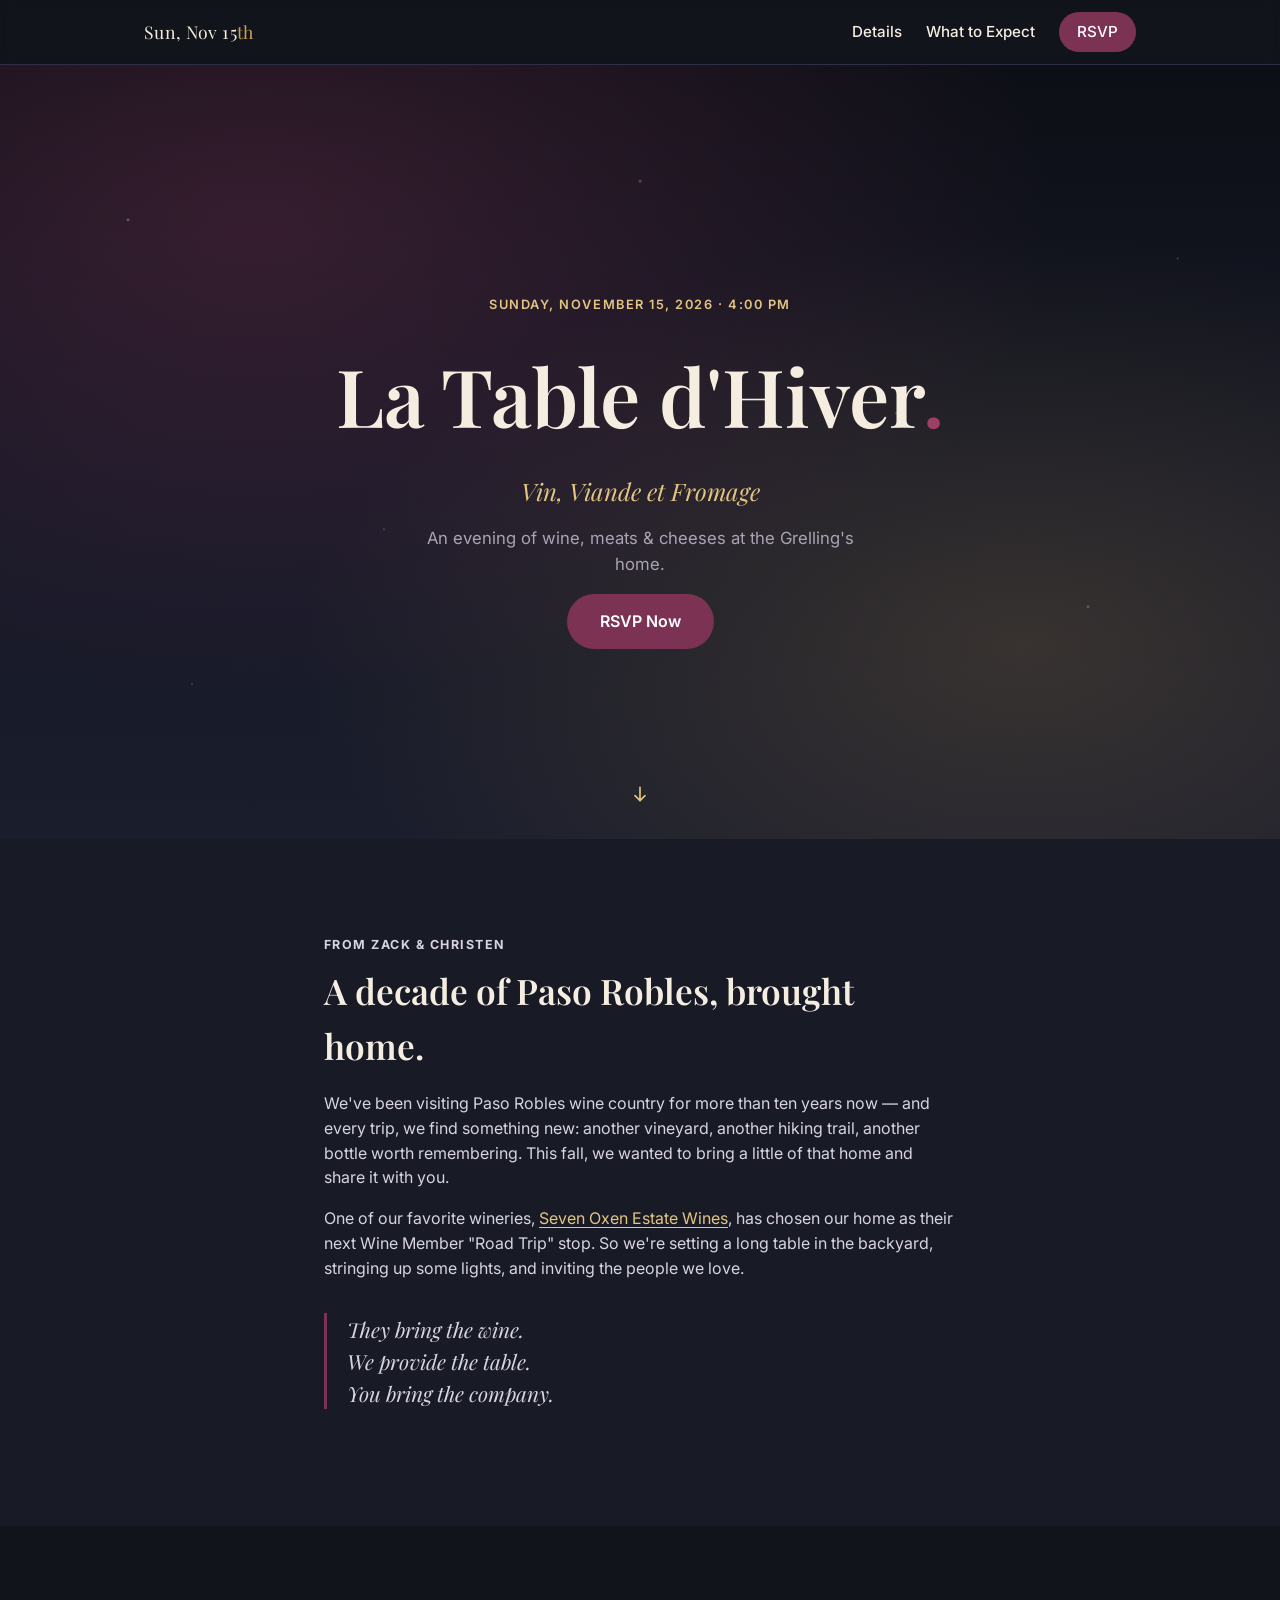
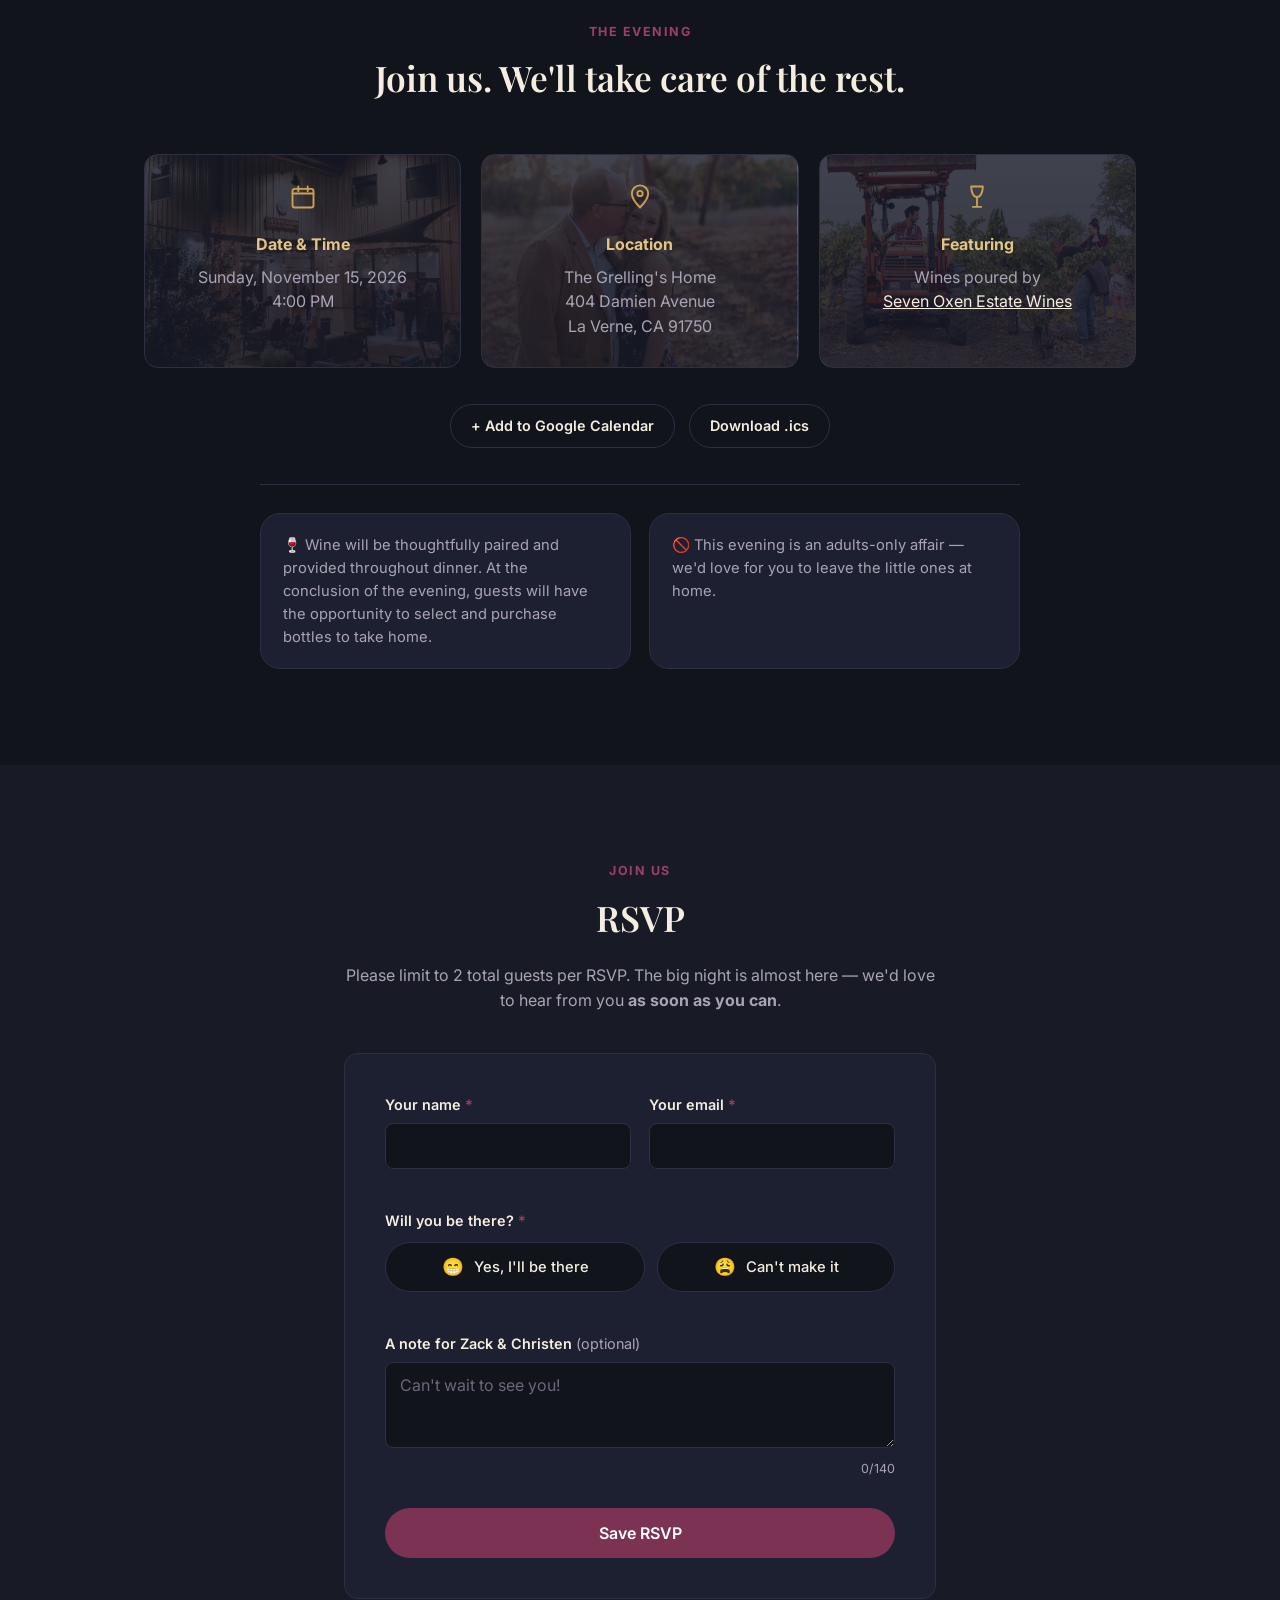
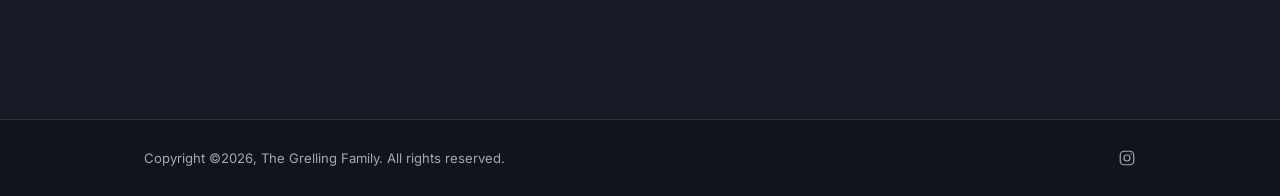
<file: index.html>
<!doctype html>
<html lang="en">
<head>
<meta charset="UTF-8" />
<meta name="viewport" content="width=device-width, initial-scale=1" />
<title>La Table d'Hiver — Sunday, November 15</title>
<meta name="description" content="You're invited to La Table d'Hiver — an evening of wine, meats & cheeses with Zack &amp; Christen. Sunday, November 15, 2026 at 4:00 PM. RSVP below." />

<!-- Open Graph (controls the preview card shown when this link is shared, e.g. in Messages) -->
<meta property="og:title" content="La Table d'Hiver — Vin, Viande et Fromage" />
<meta property="og:description" content="Join us for an evening of wine, meats & cheeses. Sunday, November 15, 2026 at 4:00 PM." />
<meta property="og:type" content="website" />
<meta property="og:url" content="https://www.zackgrelling.com/" />
<meta property="og:image" content="https://zackgrelling.github.io/winter-table-rsvp/images/og-image.jpg" />
<meta property="og:image:width" content="1200" />
<meta property="og:image:height" content="630" />
<meta property="og:image:alt" content="La Table d'Hiver — Sun, Nov. 15 at 4:00 PM" />
<meta name="twitter:card" content="summary_large_image" />
<meta name="twitter:image" content="https://zackgrelling.github.io/winter-table-rsvp/images/og-image.jpg" />

<link rel="icon" href="data:,">
<link rel="preconnect" href="https://fonts.googleapis.com">
<link rel="preconnect" href="https://fonts.gstatic.com" crossorigin>
<link href="https://fonts.googleapis.com/css2?family=Playfair+Display:ital,wght@0,500;0,600;0,700;1,500&family=Inter:wght@400;500;600;700&display=swap" rel="stylesheet">
<link rel="stylesheet" href="styles.css">
</head>
<body>

<a class="skip-link" href="#main">Skip to content</a>

<header class="site-header">
  <div class="wrap header-row">
    <a class="brand" href="#top">Sun, Nov 15<span class="brand-dot">th</span></a>
    <nav aria-label="Primary">
      <a href="#details">Details</a>
      <a href="what-to-expect.html">What to Expect</a>
      <a href="#rsvp" class="nav-cta">RSVP</a>
    </nav>
  </div>
</header>

<main id="main">

  <section id="top" class="hero">
    <div class="hero-bg" aria-hidden="true">
      <div class="twinkle" aria-hidden="true"></div>
    </div>
    <div class="wrap hero-content">
      <p class="eyebrow">Sunday, November 15, 2026 · 4:00 PM</p>
      <h1>La Table d'Hiver<span class="period">.</span></h1>
      <p class="hero-sub">Vin, Viande et Fromage</p>
      <p class="hero-tagline">An evening of wine, meats &amp; cheeses at the Grelling's home.</p>
      <a href="#rsvp" class="btn btn-primary btn-lg">RSVP Now</a>
    </div>
    <a href="#story" class="scroll-cue" aria-label="Scroll to learn more">
      <svg width="20" height="20" viewBox="0 0 24 24" fill="none" aria-hidden="true"><path d="M12 4v16m0 0l-6-6m6 6l6-6" stroke="currentColor" stroke-width="2" stroke-linecap="round" stroke-linejoin="round"/></svg>
    </a>
  </section>

  <section id="story" class="story">
    <div class="wrap story-grid">
      <div class="story-copy">
        <p class="kicker">From Zack &amp; Christen</p>
        <h2>A decade of Paso Robles, brought home.</h2>
        <p>We've been visiting Paso Robles wine country for more than ten years now — and every trip, we find something new: another vineyard, another hiking trail, another bottle worth remembering. This fall, we wanted to bring a little of that home and share it with you.</p>
        <p>One of our favorite wineries, <a href="https://www.sevenoxen.com/about-us/" target="_blank" rel="noopener noreferrer">Seven Oxen Estate Wines</a>, has chosen our home as their next Wine Member "Road Trip" stop. So we're setting a long table in the backyard, stringing up some lights, and inviting the people we love.</p>
        <p class="pullquote">They bring the wine.<br>We provide the table.<br>You bring the company.</p>
      </div>
    </div>
  </section>

  <section id="details" class="details">
    <div class="wrap">
      <p class="kicker center">The Evening</p>
      <h2 class="center">Join us. We'll take care of the rest.</h2>

      <div class="details-cards">
        <div class="detail-card detail-card--date">
          <svg class="detail-icon" viewBox="0 0 24 24" fill="none" aria-hidden="true"><rect x="3" y="5" width="18" height="16" rx="2" stroke="currentColor" stroke-width="1.6"/><path d="M3 9h18M8 3v4M16 3v4" stroke="currentColor" stroke-width="1.6" stroke-linecap="round"/></svg>
          <h3>Date &amp; Time</h3>
          <p>Sunday, November 15, 2026<br>4:00 PM</p>
        </div>
        <div class="detail-card detail-card--location">
          <svg class="detail-icon" viewBox="0 0 24 24" fill="none" aria-hidden="true"><path d="M12 21s7-7.1 7-12a7 7 0 10-14 0c0 4.9 7 12 7 12z" stroke="currentColor" stroke-width="1.6"/><circle cx="12" cy="9" r="2.3" stroke="currentColor" stroke-width="1.6"/></svg>
          <h3>Location</h3>
          <p>The Grelling's Home<br>404 Damien Avenue<br>La Verne, CA 91750</p>
        </div>
        <div class="detail-card detail-card--featuring">
          <svg class="detail-icon" viewBox="0 0 24 24" fill="none" aria-hidden="true"><path d="M7 3h10c0 5-2 9-5 9s-5-4-5-9z" stroke="currentColor" stroke-width="1.6" stroke-linejoin="round"/><path d="M12 12v7" stroke="currentColor" stroke-width="1.6" stroke-linecap="round"/><path d="M8.5 20.5h7" stroke="currentColor" stroke-width="1.6" stroke-linecap="round"/></svg>
          <h3>Featuring</h3>
          <p>Wines poured by<br><a href="https://www.sevenoxen.com/about-us/" target="_blank" rel="noopener noreferrer">Seven Oxen Estate Wines</a></p>
        </div>
      </div>

      <div class="calendar-row">
        <a id="gcal-link" class="btn btn-ghost" target="_blank" rel="noopener noreferrer">+ Add to Google Calendar</a>
        <a id="ics-link" class="btn btn-ghost" download="la-table-dhiver.ics">Download .ics</a>
      </div>

      <div class="event-notes">
        <div class="note-bubble">
          <p>🍷 Wine will be thoughtfully paired and provided throughout dinner. At the conclusion of the evening, guests will have the opportunity to select and purchase bottles to take home.</p>
        </div>
        <div class="note-bubble">
          <p>🚫 This evening is an adults-only affair — we'd love for you to leave the little ones at home.</p>
        </div>
      </div>
    </div>
  </section>

  <section id="rsvp" class="rsvp">
    <div class="wrap rsvp-wrap">
      <p class="kicker center">Join Us</p>
      <h2 class="center">RSVP</h2>
      <p class="rsvp-intro center">Please limit to 2 total guests per RSVP. The big night is almost here — we'd love to hear from you <strong>as soon as you can</strong>.</p>

      <div class="rsvp-card">

        <form id="rsvp-form" novalidate>
          <div class="field-row">
            <div class="field">
              <label for="name">Your name <span class="req">*</span></label>
              <input type="text" id="name" name="name" autocomplete="name" required>
              <p class="field-error" id="err-name" role="alert"></p>
            </div>
            <div class="field">
              <label for="email">Your email <span class="req">*</span></label>
              <input type="email" id="email" name="email" autocomplete="email" required>
              <p class="field-error" id="err-email" role="alert"></p>
            </div>
          </div>

          <fieldset class="field attending-field">
            <legend>Will you be there? <span class="req">*</span></legend>
            <div class="attend-options">
              <label class="attend-option">
                <input type="radio" name="attending" value="yes" required>
                <span class="attend-face" aria-hidden="true">😁</span>
                <span>Yes, I'll be there</span>
              </label>
              <label class="attend-option">
                <input type="radio" name="attending" value="no" required>
                <span class="attend-face" aria-hidden="true">😩</span>
                <span>Can't make it</span>
              </label>
            </div>
            <p class="field-error" id="err-attending" role="alert"></p>
          </fieldset>

          <div class="field-row attending-only" hidden>
            <div class="field">
              <label for="guests">Total guests (incl. you)</label>
              <select id="guests" name="guests">
                <option value="1">Just me — 1</option>
                <option value="2" selected>Me + 1 guest — 2</option>
              </select>
            </div>
            <div class="field">
              <label for="dietary">Dietary restrictions or allergies</label>
              <input type="text" id="dietary" name="dietary" placeholder="e.g. vegetarian, nut allergy — optional">
            </div>
          </div>

          <div class="field" id="plus-one-row" hidden>
            <label for="guestName">Your plus-one's name <span class="optional">(optional)</span></label>
            <input type="text" id="guestName" name="guestName" placeholder="Who's joining you?" autocomplete="off">
          </div>

          <div class="field">
            <label for="note">A note for Zack &amp; Christen <span class="optional">(optional)</span></label>
            <textarea id="note" name="note" maxlength="140" rows="3" placeholder="Can't wait to see you!"></textarea>
            <p class="char-count"><span id="note-count">0</span>/140</p>
          </div>

          <!-- Honeypot: left blank by humans, filled by bots -->
          <div class="hp-field" aria-hidden="true">
            <label for="org_website">Leave this field blank</label>
            <input type="text" id="org_website" name="org_website" tabindex="-1" autocomplete="off">
          </div>

          <p class="form-error" id="form-error" role="alert" hidden></p>

          <button type="submit" class="btn btn-primary btn-lg btn-submit">
            <span class="btn-label">Save RSVP</span>
            <span class="btn-spinner" aria-hidden="true"></span>
          </button>
        </form>

        <div id="rsvp-confirmation" class="rsvp-confirmation" hidden tabindex="-1">
          <div class="confirm-icon" aria-hidden="true">✓</div>
          <h3 id="confirm-heading">You're all set.</h3>
          <p id="confirm-body"></p>
          <div class="confirm-actions">
            <a href="what-to-expect.html" id="expect-link" class="btn btn-primary" hidden>What to Expect →</a>
            <button type="button" id="edit-rsvp" class="btn btn-ghost">Edit my RSVP</button>
          </div>
        </div>

      </div>
    </div>
  </section>

</main>

<footer class="site-footer">
  <div class="wrap footer-row">
    <p>Copyright ©2026, The Grelling Family. All rights reserved.</p>
    <a href="https://instagram.com/zackgrelling" target="_blank" rel="noopener noreferrer" aria-label="Instagram">
      <svg width="18" height="18" viewBox="0 0 24 24" fill="none" aria-hidden="true"><rect x="3" y="3" width="18" height="18" rx="5" stroke="currentColor" stroke-width="1.6"/><circle cx="12" cy="12" r="4" stroke="currentColor" stroke-width="1.6"/><circle cx="17.5" cy="6.5" r="1" fill="currentColor"/></svg>
    </a>
  </div>
</footer>

<script src="config.js"></script>
<script src="script.js"></script>
</body>
</html>
</file>
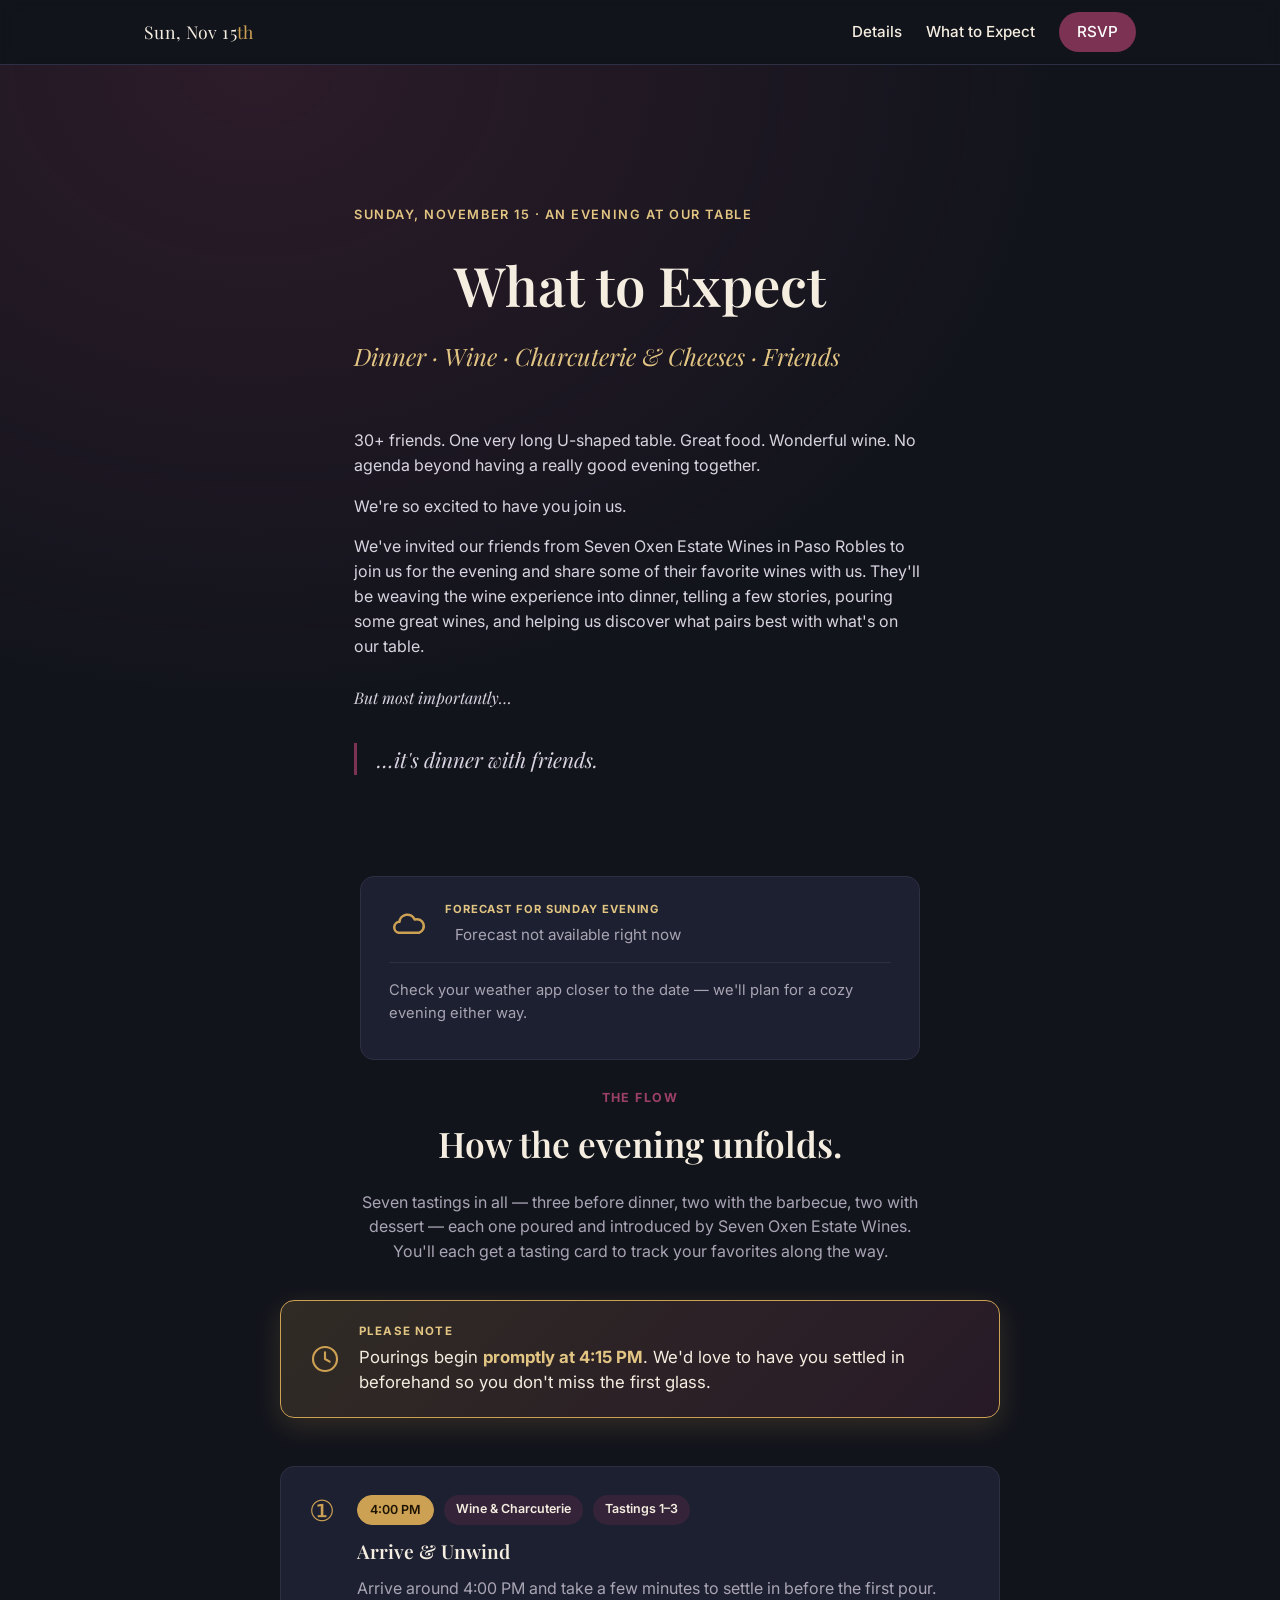
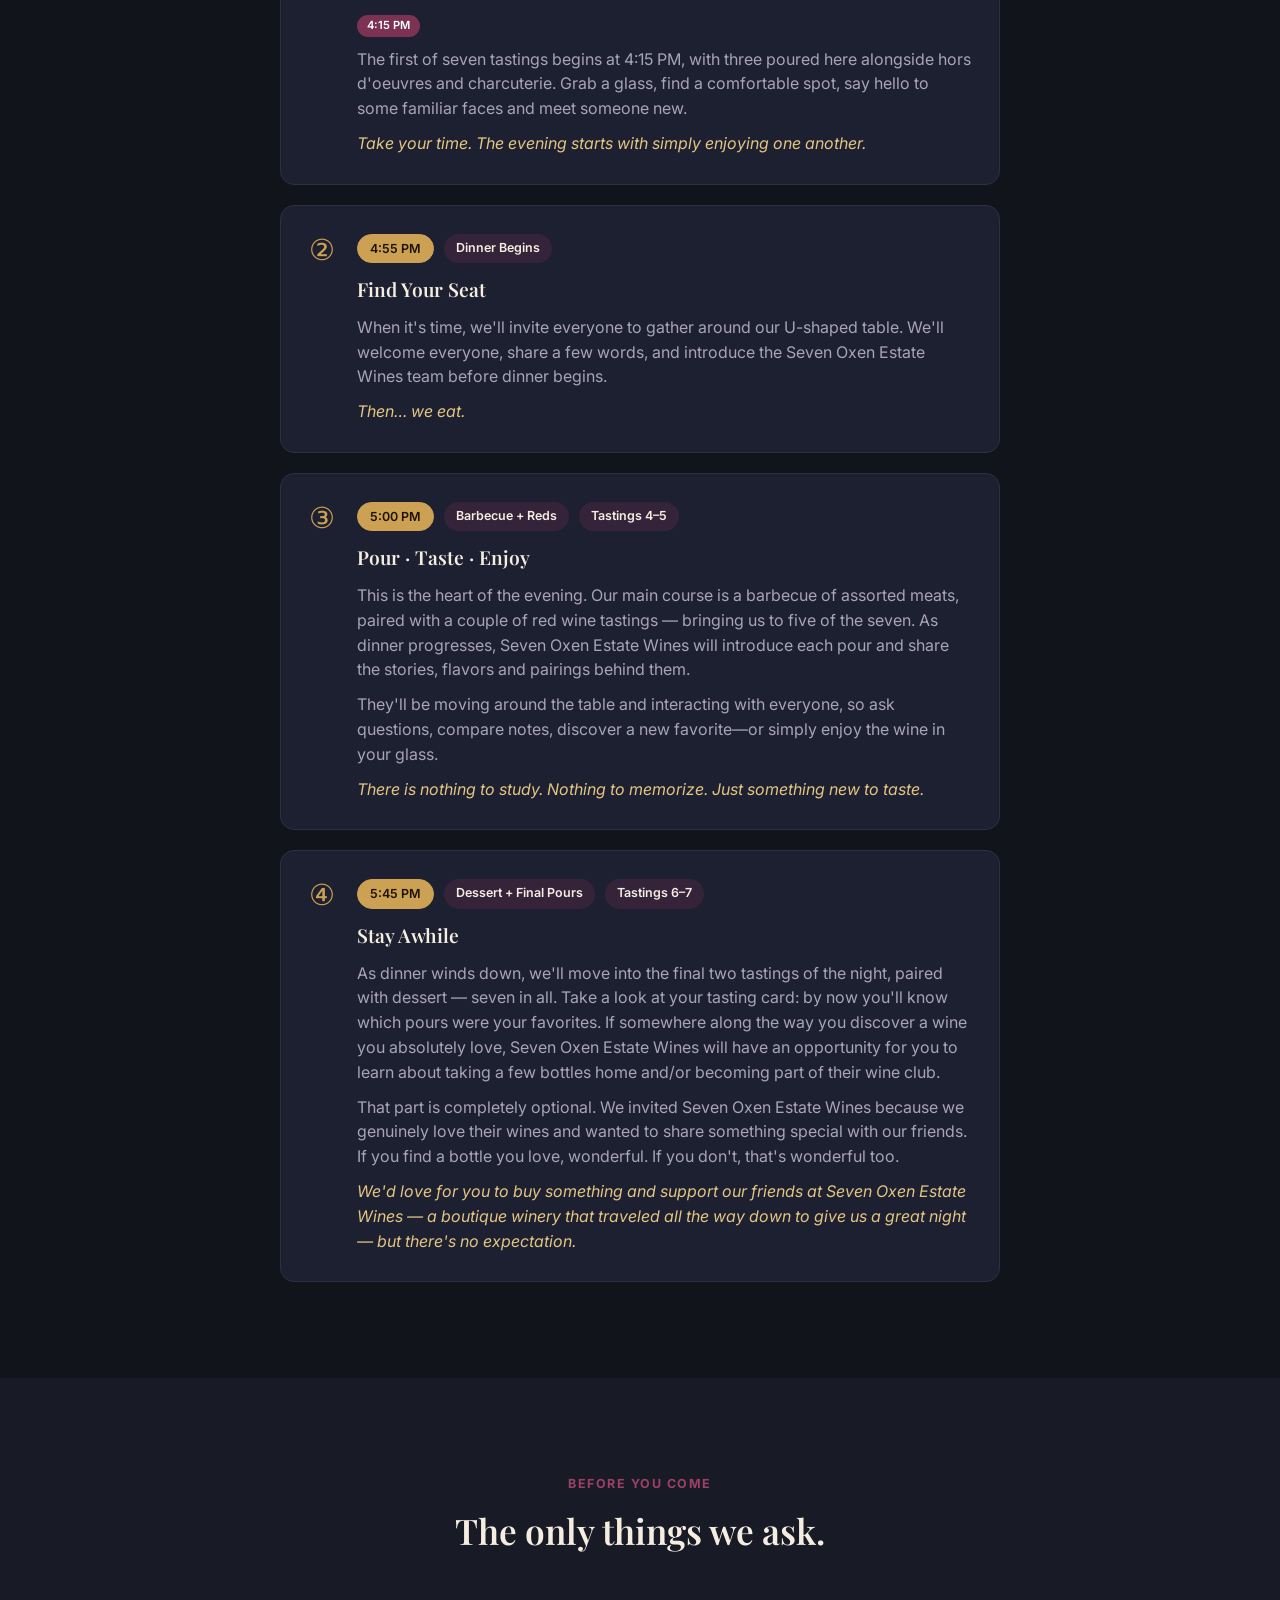
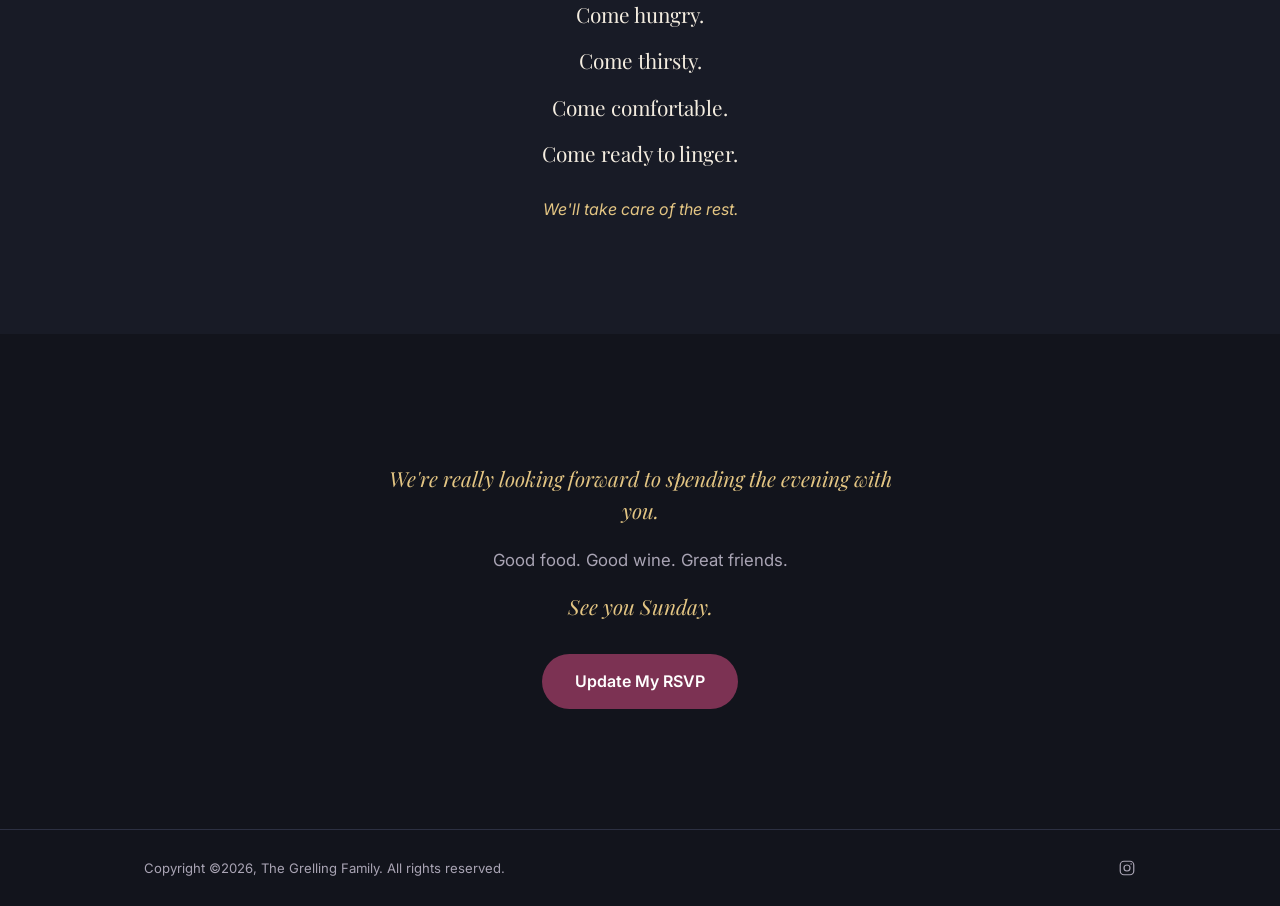
<file: what-to-expect.html>
<!doctype html>
<html lang="en">
<head>
<meta charset="UTF-8" />
<meta name="viewport" content="width=device-width, initial-scale=1" />
<title>What to Expect — La Table d'Hiver</title>
<meta name="description" content="What to expect this Sunday at La Table d'Hiver — the flow of the evening, dinner with Seven Oxen Estate Wines, and the only things we ask." />

<!-- Open Graph -->
<meta property="og:title" content="What to Expect — La Table d'Hiver" />
<meta property="og:description" content="The flow of the evening, dinner with Seven Oxen Estate Wines, and the only things we ask." />
<meta property="og:type" content="website" />
<meta property="og:url" content="https://www.zackgrelling.com/what-to-expect.html" />
<meta property="og:image" content="https://zackgrelling.github.io/winter-table-rsvp/images/og-image-expect.jpg" />
<meta property="og:image:width" content="1200" />
<meta property="og:image:height" content="630" />
<meta property="og:image:alt" content="What to Expect — Sun, Nov. 15 at 4:00 PM" />
<meta name="twitter:card" content="summary_large_image" />
<meta name="twitter:image" content="https://zackgrelling.github.io/winter-table-rsvp/images/og-image-expect.jpg" />

<link rel="icon" href="data:,">
<link rel="preconnect" href="https://fonts.googleapis.com">
<link rel="preconnect" href="https://fonts.gstatic.com" crossorigin>
<link href="https://fonts.googleapis.com/css2?family=Playfair+Display:ital,wght@0,500;0,600;0,700;1,500&family=Inter:wght@400;500;600;700&display=swap" rel="stylesheet">
<link rel="stylesheet" href="styles.css">
</head>
<body>

<a class="skip-link" href="#main">Skip to content</a>

<header class="site-header">
  <div class="wrap header-row">
    <a class="brand" href="index.html#top">Sun, Nov 15<span class="brand-dot">th</span></a>
    <nav aria-label="Primary">
      <a href="index.html#details">Details</a>
      <a href="what-to-expect.html" aria-current="page">What to Expect</a>
      <a href="index.html#rsvp" class="nav-cta">RSVP</a>
    </nav>
  </div>
</header>

<main id="main">

  <section class="expect-hero">
    <div class="wrap">
      <p class="eyebrow">Sunday, November 15 · An Evening at Our Table</p>
      <h1 class="center expect-h1">What to Expect</h1>
      <p class="hero-sub">Dinner · Wine · Charcuterie &amp; Cheeses · Friends</p>

      <div class="expect-intro">
        <p>30+ friends. One very long U-shaped table. Great food. Wonderful wine. No agenda beyond having a really good evening together.</p>
        <p>We're so excited to have you join us.</p>
        <p>We've invited our friends from Seven Oxen Estate Wines in Paso Robles to join us for the evening and share some of their favorite wines with us. They'll be weaving the wine experience into dinner, telling a few stories, pouring some great wines, and helping us discover what pairs best with what's on our table.</p>
        <p class="expect-but">But most importantly&hellip;</p>
        <p class="pullquote">&hellip;it's dinner with friends.</p>
      </div>
    </div>
  </section>

  <section class="weather">
    <div class="wrap">
      <div class="weather-card" id="weather-widget">
        <div class="weather-main">
          <span class="weather-icon" id="weather-icon" aria-hidden="true"></span>
          <div class="weather-info">
            <p class="weather-kicker">Forecast for Sunday Evening</p>
            <p class="weather-temp-row">
              <span class="weather-temp" id="weather-temp">&ndash;</span>
              <span class="weather-condition" id="weather-condition">Loading forecast&hellip;</span>
            </p>
          </div>
        </div>
        <p class="weather-advice" id="weather-advice"></p>
        <p class="weather-updated" id="weather-updated" aria-live="polite"></p>
      </div>
    </div>
  </section>

  <section class="steps">
    <div class="wrap">
      <p class="kicker center">The Flow</p>
      <h2 class="center">How the evening unfolds.</h2>
      <p class="steps-summary center">Seven tastings in all — three before dinner, two with the barbecue, two with dessert — each one poured and introduced by Seven Oxen Estate Wines. You'll each get a tasting card to track your favorites along the way.</p>

      <div class="promptly-alert">
        <svg class="promptly-icon" viewBox="0 0 24 24" fill="none" aria-hidden="true">
          <circle cx="12" cy="12" r="9" stroke="currentColor" stroke-width="1.6"/>
          <path d="M12 7v5l3.5 2" stroke="currentColor" stroke-width="1.6" stroke-linecap="round" stroke-linejoin="round"/>
        </svg>
        <div class="promptly-text">
          <p class="promptly-kicker">Please Note</p>
          <p class="promptly-message">Pourings begin <strong>promptly at 4:15 PM</strong>. We'd love to have you settled in beforehand so you don't miss the first glass.</p>
        </div>
      </div>

      <div class="steps-list">

        <div class="step-card">
          <div class="step-num" aria-hidden="true">①</div>
          <div class="step-body">
            <div class="step-meta">
              <span class="step-time step-time--confirmed">4:00 PM</span>
              <span class="step-tag">Wine &amp; Charcuterie</span>
              <span class="step-tag">Tastings 1&ndash;3</span>
            </div>
            <h3>Arrive &amp; Unwind</h3>
            <p>Arrive around 4:00 PM and take a few minutes to settle in before the first pour.</p>
            <p class="step-time-cta"><span class="step-inline-time">4:15 PM</span></p>
            <p>The first of seven tastings begins at 4:15 PM, with three poured here alongside hors d'oeuvres and charcuterie. Grab a glass, find a comfortable spot, say hello to some familiar faces and meet someone new.</p>
            <p class="step-note">Take your time. The evening starts with simply enjoying one another.</p>
          </div>
        </div>

        <div class="step-card">
          <div class="step-num" aria-hidden="true">②</div>
          <div class="step-body">
            <div class="step-meta">
              <span class="step-time step-time--confirmed">4:55 PM</span>
              <span class="step-tag">Dinner Begins</span>
            </div>
            <h3>Find Your Seat</h3>
            <p>When it's time, we'll invite everyone to gather around our U-shaped table. We'll welcome everyone, share a few words, and introduce the Seven Oxen Estate Wines team before dinner begins.</p>
            <p class="step-note">Then&hellip; we eat.</p>
          </div>
        </div>

        <div class="step-card">
          <div class="step-num" aria-hidden="true">③</div>
          <div class="step-body">
            <div class="step-meta">
              <span class="step-time step-time--confirmed">5:00 PM</span>
              <span class="step-tag">Barbecue + Reds</span>
              <span class="step-tag">Tastings 4&ndash;5</span>
            </div>
            <h3>Pour · Taste · Enjoy</h3>
            <p>This is the heart of the evening. Our main course is a barbecue of assorted meats, paired with a couple of red wine tastings — bringing us to five of the seven. As dinner progresses, Seven Oxen Estate Wines will introduce each pour and share the stories, flavors and pairings behind them.</p>
            <p>They'll be moving around the table and interacting with everyone, so ask questions, compare notes, discover a new favorite&mdash;or simply enjoy the wine in your glass.</p>
            <p class="step-note">There is nothing to study. Nothing to memorize. Just something new to taste.</p>
          </div>
        </div>

        <div class="step-card">
          <div class="step-num" aria-hidden="true">④</div>
          <div class="step-body">
            <div class="step-meta">
              <span class="step-time step-time--confirmed">5:45 PM</span>
              <span class="step-tag">Dessert + Final Pours</span>
              <span class="step-tag">Tastings 6&ndash;7</span>
            </div>
            <h3>Stay Awhile</h3>
            <p>As dinner winds down, we'll move into the final two tastings of the night, paired with dessert — seven in all. Take a look at your tasting card: by now you'll know which pours were your favorites. If somewhere along the way you discover a wine you absolutely love, Seven Oxen Estate Wines will have an opportunity for you to learn about taking a few bottles home and/or becoming part of their wine club.</p>
            <p>That part is completely optional. We invited Seven Oxen Estate Wines because we genuinely love their wines and wanted to share something special with our friends. If you find a bottle you love, wonderful. If you don't, that's wonderful too.</p>
            <p class="step-note">We'd love for you to buy something and support our friends at Seven Oxen Estate Wines — a boutique winery that traveled all the way down to give us a great night — but there's no expectation.</p>
          </div>
        </div>

      </div>
    </div>
  </section>

  <section class="asks">
    <div class="wrap asks-wrap">
      <p class="kicker center">Before You Come</p>
      <h2 class="center">The only things we ask.</h2>
      <ul class="asks-list">
        <li>Come hungry.</li>
        <li>Come thirsty.</li>
        <li>Come comfortable.</li>
        <li>Come ready to linger.</li>
      </ul>
      <p class="asks-closer">We'll take care of the rest.</p>
    </div>
  </section>

  <section class="expect-closing">
    <div class="wrap center">
      <p class="pullquote expect-pullquote">We're really looking forward to spending the evening with you.</p>
      <p class="hero-tagline">Good food. Good wine. Great friends.</p>
      <p class="see-you">See you Sunday.</p>
      <a href="index.html#rsvp" class="btn btn-primary btn-lg">Update My RSVP</a>
    </div>
  </section>

</main>

<footer class="site-footer">
  <div class="wrap footer-row">
    <p>Copyright ©2026, The Grelling Family. All rights reserved.</p>
    <a href="https://instagram.com/zackgrelling" target="_blank" rel="noopener noreferrer" aria-label="Instagram">
      <svg width="18" height="18" viewBox="0 0 24 24" fill="none" aria-hidden="true"><rect x="3" y="3" width="18" height="18" rx="5" stroke="currentColor" stroke-width="1.6"/><circle cx="12" cy="12" r="4" stroke="currentColor" stroke-width="1.6"/><circle cx="17.5" cy="6.5" r="1" fill="currentColor"/></svg>
    </a>
  </div>
</footer>

<script src="weather.js"></script>
</body>
</html>
</file>
<file: styles.css>
/* ---------- Design tokens ---------- */
:root {
  --bg: #12141c;
  --bg-alt: #181b26;
  --panel: #1d2030;
  --panel-border: #2c3042;
  --cream: #f4ede0;
  --muted: #a9a4b4;
  --wine: #7c3253;
  --wine-light: #9c4068;
  --gold: #cda154;
  --gold-soft: #e3c583;
  --error: #e4697a;
  --success: #7fb88a;

  --font-display: "Playfair Display", Georgia, serif;
  --font-body: "Inter", -apple-system, BlinkMacSystemFont, "Segoe UI", sans-serif;

  --radius: 14px;
  --radius-sm: 8px;
  --max-width: 1040px;
}

* { box-sizing: border-box; }
html { scroll-behavior: smooth; }
[hidden] { display: none !important; }

@media (prefers-reduced-motion: reduce) {
  html { scroll-behavior: auto; }
  * { animation-duration: 0.01ms !important; animation-iteration-count: 1 !important; transition-duration: 0.01ms !important; }
}

body {
  margin: 0;
  background: var(--bg);
  color: var(--cream);
  font-family: var(--font-body);
  line-height: 1.55;
  -webkit-font-smoothing: antialiased;
}

.wrap {
  max-width: var(--max-width);
  margin: 0 auto;
  padding: 0 24px;
}

h1, h2, h3 { font-family: var(--font-display); font-weight: 600; margin: 0 0 0.5em; }
p { margin: 0 0 1em; }
a { color: var(--gold-soft); }
a:focus-visible, button:focus-visible, input:focus-visible, select:focus-visible, textarea:focus-visible {
  outline: 2px solid var(--gold);
  outline-offset: 3px;
}

.skip-link {
  position: absolute;
  left: -999px;
  top: 0;
  background: var(--gold);
  color: #141414;
  padding: 10px 16px;
  z-index: 100;
  border-radius: 0 0 8px 0;
  font-weight: 600;
}
.skip-link:focus { left: 0; }

/* ---------- Header ---------- */
.site-header {
  position: sticky;
  top: 0;
  z-index: 50;
  background: rgba(18, 20, 28, 0.85);
  backdrop-filter: blur(8px);
  border-bottom: 1px solid var(--panel-border);
}
.header-row {
  display: flex;
  align-items: center;
  justify-content: space-between;
  min-height: 64px;
}
.brand {
  font-family: var(--font-display);
  font-size: 1.1rem;
  color: var(--cream);
  text-decoration: none;
  letter-spacing: 0.02em;
}
.brand-dot { color: var(--gold); }
.site-header nav { display: flex; align-items: center; gap: 24px; }
.site-header nav a {
  color: var(--cream);
  text-decoration: none;
  font-size: 0.95rem;
  font-weight: 500;
}
.site-header nav a:hover { color: var(--gold-soft); }
.nav-cta {
  background: var(--wine);
  padding: 8px 18px;
  border-radius: 999px;
  color: #fff !important;
}
.nav-cta:hover { background: var(--wine-light); }

/* ---------- Hero ---------- */
.hero {
  position: relative;
  min-height: 86vh;
  display: flex;
  align-items: center;
  justify-content: center;
  text-align: center;
  overflow: hidden;
  padding: 100px 0 60px;
}
.hero-bg {
  position: absolute;
  inset: 0;
  background:
    radial-gradient(ellipse at 20% 20%, rgba(124, 50, 83, 0.35), transparent 55%),
    radial-gradient(ellipse at 80% 75%, rgba(205, 161, 84, 0.18), transparent 50%),
    linear-gradient(180deg, #0d0f16 0%, #151826 55%, #1a1d2c 100%);
  z-index: -1;
}
.twinkle {
  position: absolute;
  inset: 0;
  background-image:
    radial-gradient(2px 2px at 10% 20%, rgba(227,197,131,0.6), transparent),
    radial-gradient(1.5px 1.5px at 30% 60%, rgba(227,197,131,0.4), transparent),
    radial-gradient(2px 2px at 50% 15%, rgba(227,197,131,0.5), transparent),
    radial-gradient(1.5px 1.5px at 70% 45%, rgba(227,197,131,0.45), transparent),
    radial-gradient(2px 2px at 85% 70%, rgba(227,197,131,0.5), transparent),
    radial-gradient(1.5px 1.5px at 92% 25%, rgba(227,197,131,0.35), transparent),
    radial-gradient(1.5px 1.5px at 15% 80%, rgba(227,197,131,0.35), transparent);
  opacity: 0.9;
}
.hero-content { position: relative; }
.eyebrow {
  text-transform: uppercase;
  letter-spacing: 0.12em;
  font-size: 0.8rem;
  color: var(--gold-soft);
  font-weight: 600;
  margin-bottom: 18px;
}
.hero h1 {
  font-size: clamp(2.6rem, 7vw, 5rem);
  margin-bottom: 0.2em;
  color: var(--cream);
}
.period { color: var(--wine-light); }
.hero-sub {
  font-family: var(--font-display);
  font-style: italic;
  font-size: clamp(1.1rem, 2.6vw, 1.5rem);
  color: var(--gold-soft);
  margin-bottom: 0.6em;
}
.hero-tagline {
  color: var(--muted);
  max-width: 460px;
  margin-left: auto;
  margin-right: auto;
  font-size: 1.05rem;
}
.scroll-cue {
  position: absolute;
  bottom: 28px;
  left: 50%;
  transform: translateX(-50%);
  color: var(--gold-soft);
  animation: bob 2.4s ease-in-out infinite;
}
@keyframes bob { 0%,100% { transform: translate(-50%, 0); } 50% { transform: translate(-50%, 8px); } }

/* ---------- Buttons ---------- */
.btn {
  display: inline-flex;
  align-items: center;
  justify-content: center;
  gap: 8px;
  text-decoration: none;
  font-family: var(--font-body);
  font-weight: 600;
  border-radius: 999px;
  border: 1px solid transparent;
  cursor: pointer;
  transition: background 0.15s ease, transform 0.1s ease, border-color 0.15s ease;
}
.btn:active { transform: translateY(1px); }
.btn-primary {
  background: var(--wine);
  color: #fff;
}
.btn-primary:hover { background: var(--wine-light); }
.btn-lg { padding: 14px 32px; font-size: 1rem; }
.btn-ghost {
  background: transparent;
  color: var(--cream);
  border-color: var(--panel-border);
  padding: 10px 20px;
  font-size: 0.9rem;
}
.btn-ghost:hover { border-color: var(--gold); color: var(--gold-soft); }
.btn[disabled] { opacity: 0.6; cursor: not-allowed; }

/* ---------- Story ---------- */
.story { padding: 96px 0; background: var(--bg-alt); }
.story-grid { max-width: 680px; }
.kicker {
  text-transform: uppercase;
  letter-spacing: 0.12em;
  font-size: 0.78rem;
  font-weight: 700;
  color: var(--wine-light);
  margin-bottom: 10px;
}
.kicker.center { text-align: center; }
.story h2 { font-size: clamp(1.6rem, 4vw, 2.2rem); }
.story p { color: #d8d3e0; }
.story a { text-decoration: underline; text-underline-offset: 3px; }
.pullquote {
  font-family: var(--font-display);
  font-style: italic;
  font-size: 1.3rem;
  color: var(--gold-soft);
  border-left: 3px solid var(--wine);
  padding-left: 20px;
  margin-top: 32px;
}

/* ---------- Details ---------- */
.details { padding: 96px 0; }
.details h2 { font-size: clamp(1.6rem, 4vw, 2.2rem); max-width: 560px; margin-left: auto; margin-right: auto; }
.center { text-align: center; }
.details-cards {
  display: grid;
  grid-template-columns: repeat(auto-fit, minmax(220px, 1fr));
  gap: 20px;
  margin-top: 48px;
}
.detail-card {
  background: var(--panel);
  background-size: cover;
  background-position: center;
  border: 1px solid var(--panel-border);
  border-radius: var(--radius);
  padding: 28px 24px;
  text-align: center;
}
.detail-card--date {
  background-image: linear-gradient(rgba(23, 25, 38, 0.82), rgba(23, 25, 38, 0.88)), url("images/date-time-bg.webp");
}
.detail-card--location {
  background-image: linear-gradient(rgba(23, 25, 38, 0.82), rgba(23, 25, 38, 0.88)), url("images/location-bg.jpg");
}
.detail-card--featuring {
  background-image: linear-gradient(rgba(23, 25, 38, 0.82), rgba(23, 25, 38, 0.88)), url("images/featuring-bg.webp");
}
.detail-icon { width: 28px; height: 28px; color: var(--gold); margin-bottom: 14px; }
.detail-card h3 { font-size: 1rem; font-family: var(--font-body); font-weight: 700; color: var(--gold-soft); margin-bottom: 8px; }
.detail-card p { color: var(--muted); margin: 0; }
.detail-card a { color: var(--cream); }
.calendar-row {
  display: flex;
  justify-content: center;
  gap: 14px;
  flex-wrap: wrap;
  margin-top: 36px;
}

.event-notes {
  display: grid;
  grid-template-columns: 1fr 1fr;
  gap: 18px;
  max-width: 760px;
  margin: 36px auto 0;
  padding-top: 28px;
  border-top: 1px solid var(--panel-border);
}
@media (max-width: 640px) {
  .event-notes { grid-template-columns: 1fr; }
}
.note-bubble {
  background: var(--panel);
  border: 1px solid var(--panel-border);
  border-radius: 20px;
  padding: 20px 22px;
}
.note-bubble p {
  text-align: left;
  color: var(--muted);
  font-size: 0.92rem;
  margin: 0;
}

/* ---------- RSVP ---------- */
.rsvp { padding: 96px 0 120px; background: var(--bg-alt); }
.rsvp-wrap { max-width: 640px; }
.rsvp h2 { font-size: clamp(1.6rem, 4vw, 2.2rem); }
.rsvp-intro { color: var(--muted); margin-bottom: 40px; }
.rsvp-card {
  background: var(--panel);
  border: 1px solid var(--panel-border);
  border-radius: var(--radius);
  padding: clamp(24px, 5vw, 40px);
}

.field { margin-bottom: 22px; }
.field-row {
  display: grid;
  grid-template-columns: 1fr 1fr;
  gap: 18px;
}
@media (max-width: 560px) {
  .field-row { grid-template-columns: 1fr; }
}
label {
  display: block;
  font-weight: 600;
  font-size: 0.9rem;
  margin-bottom: 7px;
  color: var(--cream);
}
.req { color: var(--wine-light); }
.optional { color: var(--muted); font-weight: 400; }

input[type="text"],
input[type="email"],
select,
textarea {
  width: 100%;
  background: var(--bg);
  border: 1px solid var(--panel-border);
  color: var(--cream);
  border-radius: var(--radius-sm);
  padding: 12px 14px;
  font-size: 1rem;
  font-family: var(--font-body);
}
input::placeholder, textarea::placeholder { color: #6b687a; }
textarea { resize: vertical; min-height: 80px; }
.char-count { text-align: right; font-size: 0.78rem; color: var(--muted); margin: 4px 0 0; }

fieldset.field { border: none; padding: 0; margin: 0 0 22px; }
legend { font-weight: 600; font-size: 0.9rem; margin-bottom: 10px; padding: 0; color: var(--cream); }

.attend-options { display: flex; gap: 12px; flex-wrap: wrap; }
.attend-option {
  display: flex;
  align-items: center;
  gap: 10px;
  background: var(--bg);
  border: 1px solid var(--panel-border);
  border-radius: 999px;
  padding: 10px 18px;
  cursor: pointer;
  font-weight: 500;
  font-size: 0.92rem;
  margin: 0;
  flex: 1 1 auto;
  justify-content: center;
}
.attend-option:has(input:checked) {
  border-color: var(--gold);
  background: rgba(205, 161, 84, 0.1);
}
.attend-option input {
  position: absolute;
  width: 1px; height: 1px;
  opacity: 0;
}
.attend-face { font-size: 1.1rem; }

.field-error {
  color: var(--error);
  font-size: 0.82rem;
  margin: 6px 0 0;
  min-height: 1em;
}
.form-error {
  background: rgba(228, 105, 122, 0.12);
  border: 1px solid var(--error);
  color: #ffd7dc;
  border-radius: var(--radius-sm);
  padding: 12px 14px;
  font-size: 0.9rem;
  margin-bottom: 18px;
}

/* honeypot */
.hp-field {
  position: absolute;
  left: -9999px;
  width: 1px;
  height: 1px;
  overflow: hidden;
}

.btn-submit { width: 100%; position: relative; margin-top: 8px; }
.btn-spinner {
  display: none;
  width: 16px; height: 16px;
  border: 2px solid rgba(255,255,255,0.4);
  border-top-color: #fff;
  border-radius: 50%;
  animation: spin 0.7s linear infinite;
}
.btn-submit.loading .btn-label { opacity: 0.7; }
.btn-submit.loading .btn-spinner { display: inline-block; }
@keyframes spin { to { transform: rotate(360deg); } }

.rsvp-confirmation { text-align: center; padding: 20px 0; }
.confirm-icon {
  width: 56px; height: 56px;
  border-radius: 50%;
  background: rgba(127, 184, 138, 0.15);
  color: var(--success);
  border: 1px solid var(--success);
  display: flex; align-items: center; justify-content: center;
  font-size: 1.4rem;
  margin: 0 auto 18px;
}
.rsvp-confirmation h3 { font-size: 1.4rem; }
.rsvp-confirmation p { color: var(--muted); margin-bottom: 24px; }
.confirm-actions {
  display: flex;
  justify-content: center;
  gap: 14px;
  flex-wrap: wrap;
}

/* ---------- Footer ---------- */
.site-footer {
  border-top: 1px solid var(--panel-border);
  padding: 28px 0;
}
.footer-row {
  display: flex;
  align-items: center;
  justify-content: space-between;
  gap: 16px;
  flex-wrap: wrap;
}
.footer-row p { margin: 0; color: var(--muted); font-size: 0.82rem; }
.footer-row a { color: var(--muted); display: inline-flex; }
.footer-row a:hover { color: var(--gold-soft); }

/* ---------- What to Expect page ---------- */
.expect-hero {
  padding: 140px 0 80px;
  background:
    radial-gradient(ellipse at 20% 0%, rgba(124, 50, 83, 0.25), transparent 55%),
    var(--bg);
}
.expect-hero .wrap { max-width: 620px; }
.expect-h1 { font-size: clamp(2.2rem, 6vw, 3.4rem); margin-bottom: 0.2em; }
.expect-hero .hero-sub { margin-bottom: 2.2em; }
.expect-intro p { color: #d8d3e0; }
.expect-but { font-family: var(--font-display); font-style: italic; color: var(--gold-soft); margin-top: 28px; }
.expect-pullquote {
  display: inline-block;
  border-left: none;
  padding-left: 0;
  text-align: center;
}

/* ---------- Weather widget ---------- */
.weather { padding: 0 0 8px; }
.weather-card {
  max-width: 560px;
  margin: 0 auto;
  background: var(--panel);
  border: 1px solid var(--panel-border);
  border-radius: var(--radius);
  padding: 24px 28px;
}
.weather-main { display: flex; align-items: center; gap: 18px; }
.weather-icon {
  display: inline-flex;
  flex: none;
  width: 38px;
  height: 38px;
  overflow: hidden;
  color: var(--gold);
}
.weather-icon svg { width: 38px; height: 38px; max-width: 100%; max-height: 100%; display: block; }
.weather-kicker {
  text-transform: uppercase;
  letter-spacing: 0.08em;
  font-size: 0.7rem;
  font-weight: 700;
  color: var(--gold-soft);
  margin: 0 0 4px;
}
.weather-temp-row { margin: 0; display: flex; align-items: baseline; gap: 10px; flex-wrap: wrap; }
.weather-temp { font-family: var(--font-display); font-size: 1.5rem; color: var(--gold); font-weight: 600; }
.weather-condition { color: var(--muted); font-size: 0.95rem; }
.weather-advice { margin: 16px 0 0; padding-top: 16px; border-top: 1px solid var(--panel-border); color: var(--cream); font-size: 0.92rem; }
.weather-updated { margin: 10px 0 0; color: var(--muted); font-size: 0.72rem; }
.weather-unavailable .weather-advice { color: var(--muted); }
@media (max-width: 480px) {
  .weather-main { flex-direction: column; text-align: center; }
}

.steps { padding: 20px 0 96px; }
.steps h2 { font-size: clamp(1.6rem, 4vw, 2.2rem); }
.steps-summary {
  max-width: 560px;
  margin: 18px auto 0;
  color: var(--muted);
}
.promptly-alert {
  max-width: 720px;
  margin: 36px auto 40px;
  display: flex;
  align-items: center;
  gap: 18px;
  background: linear-gradient(135deg, rgba(205, 161, 84, 0.16), rgba(124, 50, 83, 0.2));
  border: 1.5px solid var(--gold);
  border-radius: var(--radius);
  padding: 22px 28px;
  box-shadow: 0 8px 28px rgba(205, 161, 84, 0.18);
}
.promptly-icon { flex: none; width: 32px; height: 32px; color: var(--gold); }
.promptly-kicker {
  text-transform: uppercase;
  letter-spacing: 0.1em;
  font-size: 0.72rem;
  font-weight: 700;
  color: var(--gold-soft);
  margin: 0 0 4px;
}
.promptly-message { margin: 0; color: var(--cream); font-size: 1.05rem; line-height: 1.5; }
.promptly-message strong { color: var(--gold-soft); }
@media (max-width: 560px) {
  .promptly-alert { flex-direction: column; text-align: center; gap: 10px; padding: 24px; }
}

.steps-list {
  max-width: 720px;
  margin: 48px auto 0;
  display: flex;
  flex-direction: column;
  gap: 20px;
}
.step-card {
  display: flex;
  gap: 22px;
  background: var(--panel);
  border: 1px solid var(--panel-border);
  border-radius: var(--radius);
  padding: 28px;
}
@media (max-width: 560px) {
  .step-card { flex-direction: column; gap: 10px; }
}
.step-num {
  flex: none;
  font-family: var(--font-display);
  font-size: 1.8rem;
  color: var(--gold);
  line-height: 1;
}
.step-body h3 { font-size: 1.2rem; margin-bottom: 10px; }
.step-body p { color: var(--muted); margin-bottom: 10px; }
.step-body p:last-child { margin-bottom: 0; }
.step-meta { display: flex; gap: 10px; flex-wrap: wrap; margin-bottom: 12px; }
.step-time {
  border: 1px dashed var(--gold);
  color: var(--gold-soft);
  padding: 4px 12px;
  border-radius: 999px;
  font-size: 0.78rem;
  font-weight: 600;
}
.step-time--confirmed {
  border-style: solid;
  background: var(--gold);
  color: #1d1400;
}
.step-tag {
  background: rgba(124, 50, 83, 0.25);
  color: var(--cream);
  padding: 4px 12px;
  border-radius: 999px;
  font-size: 0.78rem;
  font-weight: 600;
}
.step-note { font-style: italic; color: var(--gold-soft) !important; }
.step-time-cta { margin: 4px 0 2px; }
.step-inline-time {
  display: inline-block;
  background: var(--wine);
  color: #fff;
  padding: 2px 10px;
  border-radius: 999px;
  font-size: 0.7rem;
  font-weight: 600;
  cursor: default;
}

.asks { padding: 96px 0; background: var(--bg-alt); }
.asks-wrap { max-width: 480px; text-align: center; }
.asks h2 { font-size: clamp(1.6rem, 4vw, 2.2rem); }
.asks-list {
  list-style: none;
  padding: 0;
  margin: 40px 0 0;
  display: flex;
  flex-direction: column;
  gap: 14px;
}
.asks-list li {
  font-family: var(--font-display);
  font-size: 1.3rem;
  color: var(--cream);
}
.asks-closer {
  margin-top: 28px;
  color: var(--gold-soft);
  font-style: italic;
}

.expect-closing { padding: 96px 0 120px; }
.expect-closing .wrap { max-width: 560px; }
.expect-closing .hero-tagline { margin-left: auto; margin-right: auto; }
.see-you {
  font-family: var(--font-display);
  font-style: italic;
  font-size: 1.3rem;
  color: var(--gold-soft);
  margin-bottom: 32px;
}
</file>
